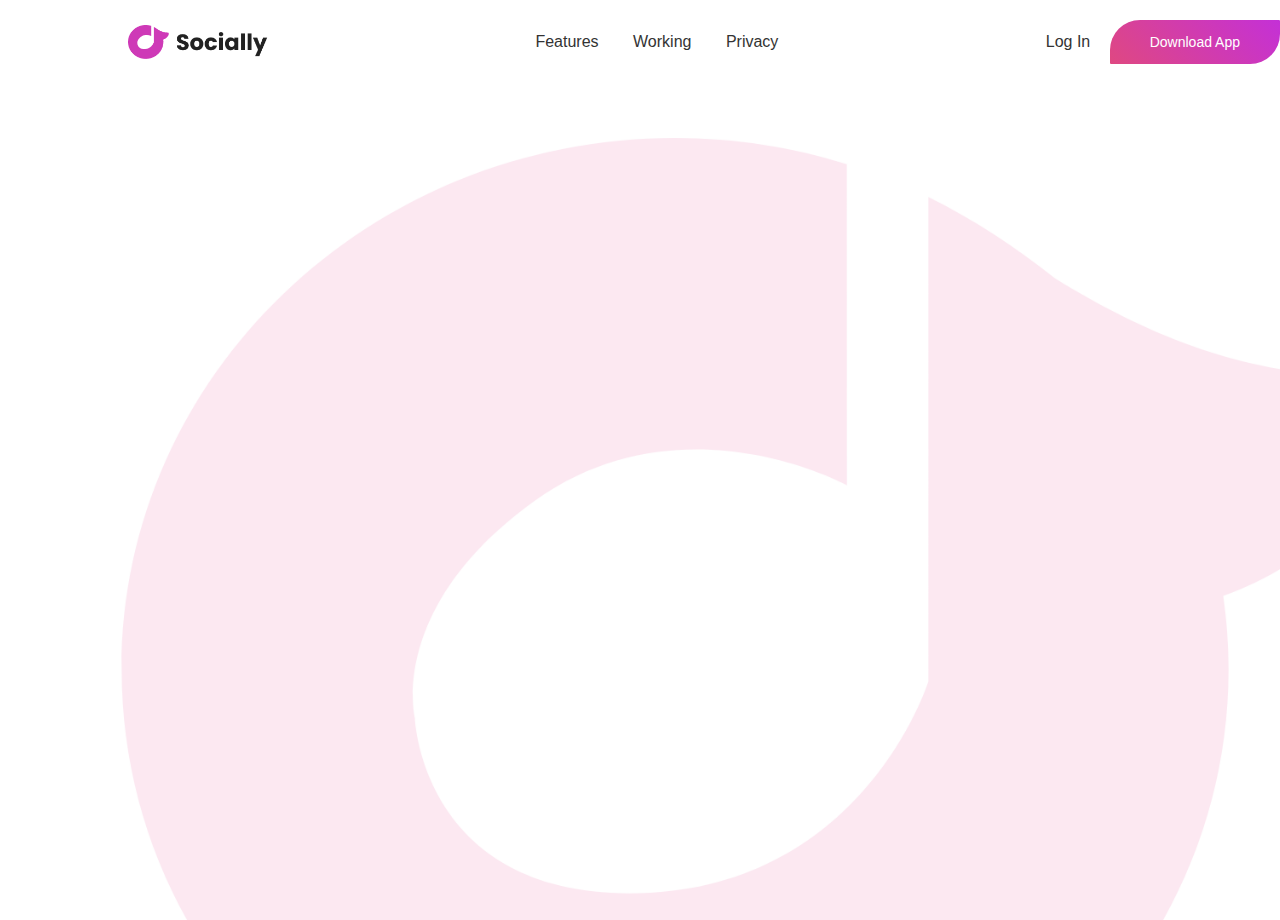
<file: index.html>
<!DOCTYPE html>
<head>
    <meta name="view-port" content="width=device-width,initial-scale=1.0">
    <title>
        Website Designing
    </title>
    <link rel="stylesheet" href="style.css">
</head>
<body>
    <div class="hero">
        <nav>
            <img src="image/logo.png" class="logo">
            <ul>
                <li><a href="#">Features</a></li>
                <li><a href="#">Working</a></li>
                <li><a href="#">Privacy</a></li>
            </ul>
            <div>
                <a href="#" class="login-btn"> Log In</a>
                <a href="#" class="btn"> Download App</a>
            </div>
        </nav>
        <div class="content">
            <h1 class="animation">Make<br> New Freinds</h1>
            <p class="animation">
                Socially is a new social media paltform to make new friends 
                online in the world. Now let's explore all it's amazing features.
            </p>
            <a href="#" class="btn animation">Join Now</a>
        </div>
        <img src="image/pic.png" class="features-img animation">
    </div>
</body></html>
</file>
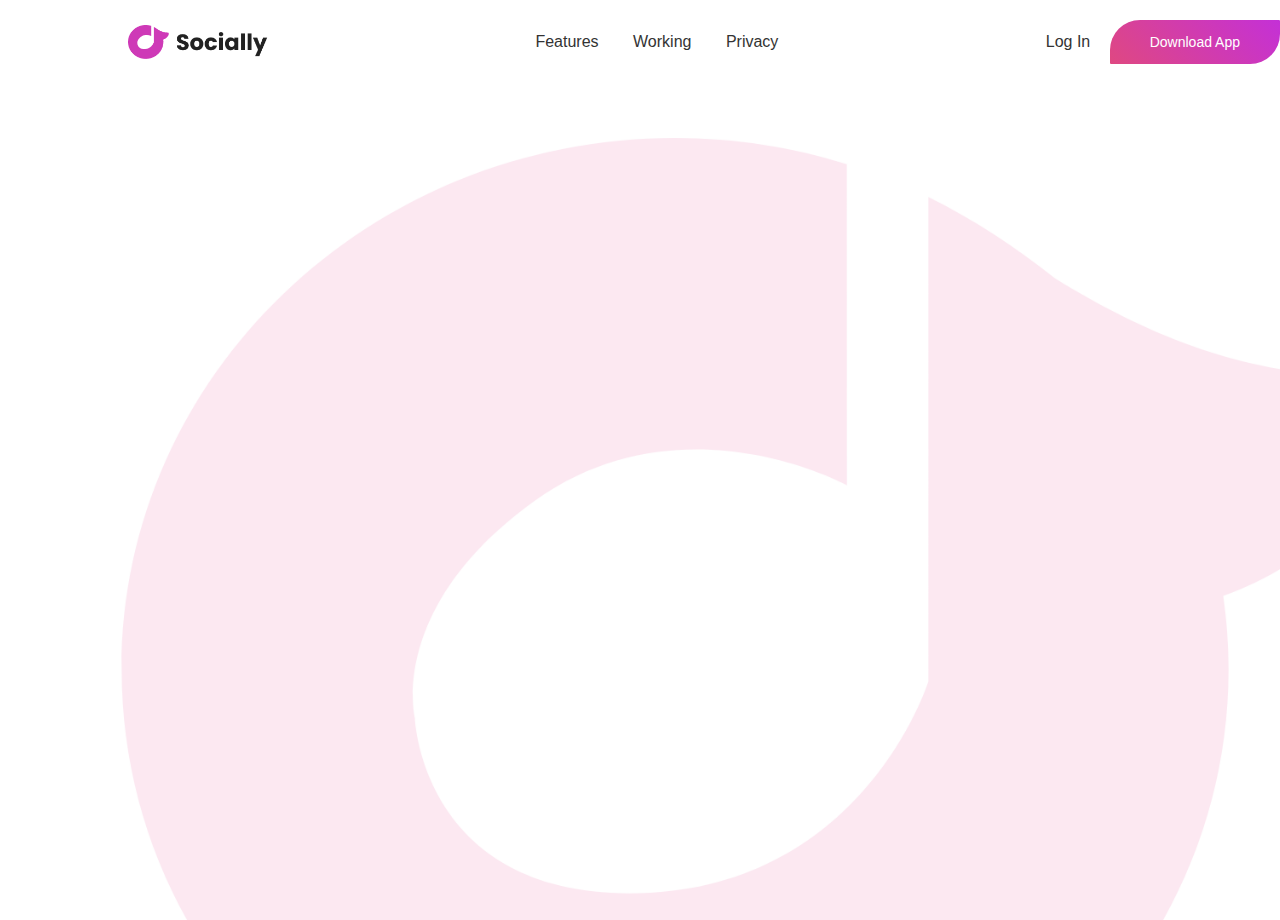
<file: website.html>
<!DOCTYPE html>
<head>
    <meta name="view-port" content="width=device-width,initial-scale=1.0">
    <title>
        Website Designing
    </title>
    <link rel="stylesheet" href="style.css">
</head>
<body>
    <div class="hero">
        <nav>
            <img src="image/logo.png" class="logo">
            <ul>
                <li><a href="#">Features</a></li>
                <li><a href="#">Working</a></li>
                <li><a href="#">Privacy</a></li>
            </ul>
            <div>
                <a href="#" class="login-btn"> Log In</a>
                <a href="#" class="btn"> Download App</a>
            </div>
        </nav>
        <div class="content">
            <h1 class="animation">Make<br> New Freinds</h1>
            <p class="animation">
                Socially is a new social media paltform to make new friends 
                online in the world. Now let's explore all it's amazing features.
            </p>
            <a href="#" class="btn animation">Join Now</a>
        </div>
        <img src="image/pic.png" class="features-img animation">
    </div>
</body></html>
</file>
<file: style.css>
*{
    margin:0;
    padding:0;
    font-size: border-box;
    font-family: 'poppins',sans-serif;

}
.hero{
    width: 90%;
    height: 100vh;
    background-image: url(image/back-image.png);
    background-position: center;
    background-size: cover;
    padding: 10px 10%;
    overflow: hidden;
    position: relative ;

}
nav{
    padding: 10px 0px;
    display: flex;
    align-items: center;
    justify-content: space-between;
    
}
.logo{
    width: 140px;
}
nav ul li{
    display: inline-block;
    list-style: none;
    margin: 10px 15px;
}
nav ul li a{
    text-decoration: none;
    color:#333;
    font-weight: 400;
}
.login-btn{
    text-decoration: none;
    color:#333;
    margin-right: 15px;
    font-weight: 400;
}
.btn{
    display: inline-block;
    text-decoration: none;
    padding:14px 40px;
    color:#fff;
    background-image: linear-gradient(45deg, #df4881, #c430d7);
    font-size: 14px;
    border-radius: 30px;
    border-top-right-radius: 1px;
    border-bottom-left-radius: 1px;
    transition: 1s;
}
.content{
    margin-top:10%;
    max-width:600px;
}
.content h1{
    font-size:70px;
    color: #222;
    
}
.content p{
    margin:10px 030px;
    color:#333;
    animation-delay:0.5s ;
}
.content .btn{
    padding: 15px 80px;
    font-size: 20px;
    animation-delay:1s ;
}
.btn:hover{
    border-top-right-radius:30px ;
    border-bottom-left-radius: 30px;
}
.features-img{

    width:530px;
    position: absolute;
    bottom:0;
    right:10%;

}
.features-img.animation{
    animation-delay: 1.5s;

}
.animation{
    opacity:0;
    transform: translateY(30px);
    animation: moveup 0.5s linear forwards ;
}
@keyframes moveup{
    100%{
        opacity: 1;
        transform: translateY(10px);
    
    }
}
</file>
